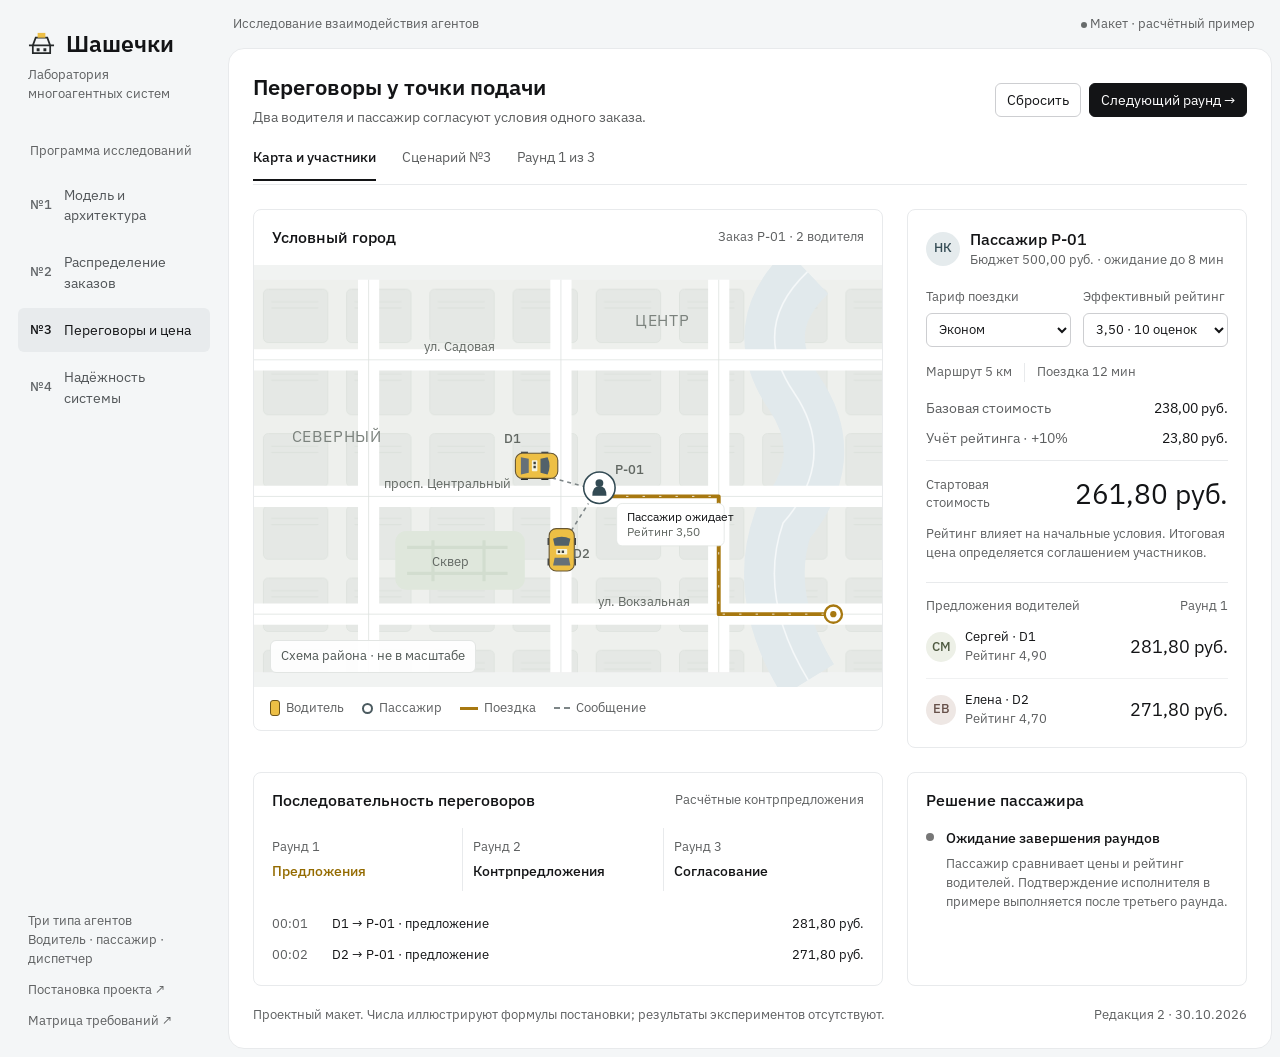
<file: design/interface.html>
<!doctype html>
<html lang="ru">
<head>
<meta charset="utf-8"><meta name="viewport" content="width=device-width,initial-scale=1">
<title>Шашечки — визуальная концепция</title>
<style>
@font-face{font-family:'IBM Plex Sans';src:url('fonts/ibm-plex-sans-regular.ttf') format('truetype');font-weight:400;font-display:swap}
@font-face{font-family:'IBM Plex Sans';src:url('fonts/ibm-plex-sans-medium.ttf') format('truetype');font-weight:500;font-display:swap}
@font-face{font-family:'IBM Plex Sans';src:url('fonts/ibm-plex-sans-semibold.ttf') format('truetype');font-weight:600;font-display:swap}
:root{--ground:#f4f6f7;--surface:#fff;--raised:#f4f6f8;--active:#e8ebed;--border:#e8eaec;--rule:#f0f1f2;--control:#cdced1;--text:#131416;--muted:#5d5f60;--accent:#946b00;--route:#a77810;--taxi:#edbf45;--positive:#1e704a;--gap:24px;--radius:8px;--font:'IBM Plex Sans',Arial,sans-serif}
*{box-sizing:border-box}body{margin:0;background:var(--ground);color:var(--text);font:14px/1.45 var(--font);font-variant-numeric:tabular-nums}button,select,input{font:inherit;color:inherit}button,select{min-height:34px;border:1px solid var(--control);background:var(--surface);border-radius:6px;padding:6px 11px}button{cursor:pointer}button:disabled{cursor:default;background:#f2f3f3;color:#5d5f60}button:hover:not(:disabled){border-color:#666}button:focus-visible,select:focus-visible,a:focus-visible{outline:2px solid var(--accent);outline-offset:3px}a{color:inherit}.layout{display:grid;grid-template-columns:228px minmax(0,1fr);min-height:100vh}aside{padding:27px 18px;display:flex;flex-direction:column;gap:32px}.brand{display:flex;align-items:center;gap:10px;font-size:23px;font-weight:600;padding:0 9px}.brand svg{width:29px;height:27px}.brand-sub{font-size:13px;color:var(--muted);padding:6px 10px}.nav-head{font-size:13px;color:var(--muted);margin:0 12px 12px}.nav-item{padding:12px;border-radius:6px;display:flex;gap:12px;align-items:center;margin:3px 0;color:#515558}.nav-item b{font-size:13px;font-weight:500;color:#626669}.nav-item.active{background:var(--active);color:var(--text)}.nav-item.active b{color:var(--text)}.side-note{margin-top:auto;padding:0 10px;color:var(--muted);font-size:13px}.side-note a{display:block;margin-top:12px;text-decoration:none}.workspace{min-width:0}.topbar{height:48px;display:flex;align-items:center;justify-content:space-between;padding:0 25px 0 5px;color:var(--muted);font-size:13px;gap:16px}.scope{display:flex;align-items:center;gap:8px}.status-dot{width:6px;height:6px;border-radius:50%;background:#676b6b;display:inline-block}.sheet{background:var(--surface);border:1px solid var(--border);border-radius:16px;margin:0 8px 8px 0;padding:24px;min-height:calc(100vh - 56px)}.title-row{display:flex;justify-content:space-between;gap:16px;align-items:center}h1{font-size:22px;line-height:1.25;font-weight:600;margin:0 0 6px}p{margin:0}.subtitle{color:var(--muted)}.controls{display:flex;gap:8px;flex-shrink:0}.primary{background:var(--text);color:white;border-color:var(--text)}.primary:hover:not(:disabled){background:#303336}.tabs{display:flex;gap:26px;border-bottom:1px solid var(--border);margin-top:20px;height:38px;align-items:flex-start;color:var(--muted)}.tab{padding:0 0 12px}.tab.active{border-bottom:2px solid var(--text);color:var(--text);font-weight:500}.scene-grid{display:grid;grid-template-columns:minmax(0,1fr) 340px;gap:var(--gap);margin-top:24px;align-items:start}.panel{border:1px solid var(--border);border-radius:var(--radius);overflow:hidden}.panel-head{display:flex;align-items:center;justify-content:space-between;gap:12px;padding:16px 18px}.panel-head h2{font-size:16px;margin:0;font-weight:500}.quiet{color:var(--muted);font-size:13px}.map-wrap{background:#f1f3f2;height:422px;position:relative;overflow:hidden}.city{width:100%;height:100%;display:block}.city text{font-family:var(--font);fill:#616762;font-size:16px}.city .district{font-size:21px;fill:#7b827d;font-weight:400;letter-spacing:1px}.city .agent-label{fill:var(--text);font-size:17px;font-weight:500}.map-caption{position:absolute;left:16px;bottom:14px;background:#ffffffed;border:1px solid #e2e5e3;border-radius:6px;padding:6px 10px;color:#4f5754;font-size:13px}.map-legend{display:flex;align-items:center;flex-wrap:wrap;gap:18px;padding:12px 16px;color:var(--muted);font-size:13px}.map-legend span{display:flex;gap:6px;align-items:center}.legend-route{display:inline-block;width:18px;height:3px;background:var(--route)}.legend-car{width:10px;height:16px;background:var(--taxi);border:1px solid #6d551c;border-radius:3px}.legend-passenger{width:11px;height:11px;border:2px solid #4b5b60;border-radius:50%}.legend-msg{width:16px;height:0;border-top:2px dashed #7d8587}.cost{padding:18px}.person{display:flex;align-items:center;gap:10px}.avatar{width:34px;height:34px;flex:0 0 34px;border-radius:50%;display:grid;place-items:center;background:#e5ebed;color:#364d56;font-size:13px;font-weight:500}.person h2{font-size:16px;font-weight:500;margin:0}.person p{font-size:13px;color:var(--muted)}.form-row{display:grid;grid-template-columns:1fr 1fr;gap:12px;margin-top:18px}label{display:block;font-size:13px;color:var(--muted);margin-bottom:6px}select{width:100%;font-size:13px;padding-left:8px}.journey{display:flex;gap:12px;margin:16px 0;font-size:13px;color:var(--muted)}.journey span+span{border-left:1px solid var(--border);padding-left:12px}.cost-line{display:flex;justify-content:space-between;gap:12px;margin:10px 0}.cost-line span{color:var(--muted)}.cost-line b{font-weight:400;text-align:right;white-space:nowrap}.cost-total{border-top:1px solid var(--border);padding-top:13px;margin-top:12px;display:flex;justify-content:space-between;gap:10px;align-items:center}.cost-total span{color:var(--muted);font-size:13px;max-width:95px}.cost-total strong{font-size:28px;font-weight:400;white-space:nowrap}.cost-explainer{font-size:13px;color:var(--muted);margin-top:10px}.driver-heading{margin-top:20px;padding-top:14px;border-top:1px solid var(--border);display:flex;justify-content:space-between;gap:12px;font-size:13px;color:var(--muted)}.driver{display:grid;grid-template-columns:30px minmax(0,1fr) auto;align-items:center;gap:9px;padding:12px 0;border-bottom:1px solid var(--rule)}.driver:last-child{border-bottom:0;padding-bottom:0}.driver .avatar{width:30px;height:30px;flex-basis:30px;background:#edf0e7;color:#4e5940}.driver:nth-of-type(2) .avatar{background:#eee7e4;color:#67514a}.driver .name{font-size:13px}.driver .meta{font-size:13px;color:var(--muted)}.offer{font-size:18px;text-align:right}.lower-grid{display:grid;grid-template-columns:minmax(0,1fr) 340px;gap:var(--gap);margin-top:24px}.rounds{display:flex;gap:0;margin:0 18px 18px}.round{flex:1;padding:10px;border-left:1px solid var(--border);color:var(--muted);font-size:13px}.round:first-child{border-left:0;padding-left:0}.round b{display:block;color:var(--text);font-size:14px;font-weight:500;margin-top:4px}.round.current b{color:var(--accent)}.trace{padding:0 18px 14px}.trace-row{display:grid;grid-template-columns:50px minmax(0,1fr) auto;gap:10px;padding:6px 0;font-size:13px}.trace-row time{color:var(--muted)}.trace-row output{text-align:right}.outcome{padding:0 18px 18px;display:flex;gap:12px;align-items:flex-start}.outcome-icon{margin-top:5px;width:8px;height:8px;border-radius:50%;background:#777;flex:0 0 8px}.outcome h3{font-size:14px;font-weight:500;margin:0 0 7px}.outcome p{font-size:13px;color:var(--muted)}footer{margin-top:20px;font-size:13px;color:var(--muted);display:flex;justify-content:space-between;gap:24px}.screen-reader{position:absolute;width:1px;height:1px;overflow:hidden;clip-path:inset(50%)}
/* Desktop grid: 1440 - 228 sidebar - 8 inset - 2 border - 48 padding = 1154; map 790 + 24 gap + 340 detail. */
@media(max-width:1100px){.layout{grid-template-columns:1fr}aside{display:none}.topbar{padding:0 20px}.sheet{margin:0 8px 8px;padding:20px}.scene-grid,.lower-grid{grid-template-columns:minmax(0,1fr) 310px;gap:20px}.map-wrap{height:430px}.title-row{align-items:flex-start}.controls{flex-direction:column}.subtitle{font-size:13px}footer{flex-direction:column;gap:5px}}
@media(max-width:1000px){.scene-grid,.lower-grid{grid-template-columns:1fr;gap:24px}.controls{flex-direction:row}.sheet{padding:18px;margin:0;border-radius:0;border-left:0;border-right:0}.title-row{display:block}.controls{margin-top:16px}.controls button,select{min-height:44px}.topbar{padding:0 18px}.scope{font-size:12px}.topbar .status-dot{display:none}.tabs{gap:18px;font-size:13px}.map-wrap{height:330px}.scene-grid{margin-top:20px}.cost .form-row{grid-template-columns:1fr 1fr}.lower-grid{margin-top:24px}.trace-row{grid-template-columns:44px minmax(0,1fr) auto;gap:6px}.panel-head{padding:14px 16px}.map-legend{gap:12px}.cost{padding:18px}h1{font-size:22px}.round{padding:8px}footer{line-height:1.5}.cost-total strong{font-size:28px}}
@media(prefers-reduced-motion:reduce){*{scroll-behavior:auto!important;animation:none!important;transition:none!important}}
</style>
</head>
<body>
<div class="layout">
<aside aria-label="Разделы проекта">
<div><div class="brand"><svg viewBox="0 0 30 28" aria-hidden="true"><path d="M2 16h26M6 16l3-8h12l3 8v8H6Z" fill="none" stroke="#25292a" stroke-width="1.8"/><path d="M11 3h8v5h-8Z" fill="#edbf45"/><path d="M10 19h3v3h-3Zm7 0h3v3h-3Z" fill="#25292a"/></svg>Шашечки</div><p class="brand-sub">Лаборатория многоагентных систем</p></div>
<div><p class="nav-head">Программа исследований</p><div class="nav-item"><b>№1</b>Модель и архитектура</div><div class="nav-item"><b>№2</b>Распределение заказов</div><div class="nav-item active"><b>№3</b>Переговоры и цена</div><div class="nav-item"><b>№4</b>Надёжность системы</div></div>
<div class="side-note">Три типа агентов<br>Водитель · пассажир · диспетчер<a href="../docs/postanovka.md">Постановка проекта ↗</a><a href="../docs/coverage.md">Матрица требований ↗</a></div>
</aside>
<div class="workspace">
<header class="topbar"><span class="scope">Исследование взаимодействия агентов</span><span><i class="status-dot"></i> Макет · расчётный пример</span></header>
<main class="sheet">
<div class="title-row"><div><h1>Переговоры у точки подачи</h1><p class="subtitle">Два водителя и пассажир согласуют условия одного заказа.</p></div><div class="controls"><button id="reset" type="button">Сбросить</button><button id="next" class="primary" type="button">Следующий раунд →</button></div></div>
<div class="tabs"><span class="tab active">Карта и участники</span><span class="tab">Сценарий №3</span><span class="tab" id="round-badge">Раунд 1 из 3</span></div>
<div class="scene-grid">
<section class="panel" aria-labelledby="map-heading"><div class="panel-head"><h2 id="map-heading">Условный город</h2><span class="quiet">Заказ P-01 · 2 водителя</span></div>
<div class="map-wrap"><svg class="city" id="city" viewBox="0 0 800 500" role="img" aria-label="Условная карта: водители D1 и D2 прибыли к пассажиру P-01; показаны предложения и маршрут поездки">
<defs><pattern id="blocks" width="106" height="92" patternUnits="userSpaceOnUse"><rect x="12" y="12" width="82" height="68" rx="6" fill="#e5e8e5" stroke="#dce0dc"/><path d="M22 28h60M22 36h60" stroke="#d9ded9"/></pattern><symbol id="taxi" viewBox="-18 -30 36 60"><rect x="-16" y="-27" width="32" height="54" rx="9" fill="#edbf45" stroke="#665633" stroke-width="1.4"/><path d="M-11-14Q0-19 11-14L9-5H-9Z" fill="#52616a"/><path d="M-9 10h18l2 10h-22Z" fill="#657078"/><rect x="-7" y="-1" width="14" height="7" rx="1" fill="#f6f4df"/><path d="M-5 1h3v3h-3Zm5 0h3v3H0Z" fill="#3e403c"/><path d="M-18-15v9M18-15v9M-18 11v9M18 11v9" stroke="#25292a" stroke-width="3"/></symbol></defs>
<rect width="800" height="500" fill="#eef0ed"/><rect width="800" height="500" fill="url(#blocks)"/>
<path d="M705-10Q631 60 688 144T674 310Q641 404 706 510" fill="none" stroke="#e1e9ec" stroke-width="77"/><path d="M705-10Q631 60 688 144T674 310Q641 404 706 510" fill="none" stroke="#f5f8f9" stroke-width="2"/>
<path d="M0 102H800M0 276H800M0 426H800M146 0V500M391 0V500M592 0V500" fill="none" stroke="#fff" stroke-width="27"/><path d="M0 102H800M0 276H800M0 426H800M146 0V500M391 0V500M592 0V500" fill="none" stroke="#dde2df" stroke-width="1"/>
<rect x="180" y="320" width="165" height="75" rx="14" fill="#dfe7dc"/><path d="M195 341h128M195 374h128M228 332v52M293 332v52" stroke="#d2ddcf" stroke-width="4"/><text x="227" y="365">Сквер</text>
<text x="216" y="91">ул. Садовая</text><text x="165" y="265">просп. Центральный</text><text x="438" y="416">ул. Вокзальная</text><text x="485" y="59" class="district">ЦЕНТР</text><text x="48" y="207" class="district">СЕВЕРНЫЙ</text>
<path d="M432 276H592V426H738" fill="none" stroke="#a77810" stroke-width="5" stroke-linejoin="round"/><path d="M432 276H592V426H738" fill="none" stroke="#fff" stroke-width="1" stroke-dasharray="3 18"/>
<circle cx="738" cy="426" r="11" fill="#fff" stroke="#a77810" stroke-width="3"/><circle cx="738" cy="426" r="4" fill="#a77810"/>
<path d="M370 250 423 264M404 320 426 285" stroke="#7d8587" stroke-width="2" stroke-dasharray="5 5"/>
<use href="#taxi" x="342" y="207" width="36" height="60" transform="rotate(90 360 237)"/><use href="#taxi" x="374" y="314" width="36" height="60"/>
<g transform="translate(440 265)"><circle r="20" fill="#fff" stroke="#334b54" stroke-width="2"/><circle cy="-6" r="5" fill="#334b54"/><path d="M-9 10q0-12 9-12t9 12" fill="#334b54"/></g>
<g class="agent-label"><text x="319" y="208">D1</text><text x="407" y="354">D2</text><text x="460" y="247">P-01</text></g>
<rect x="462" y="285" width="137" height="54" rx="7" fill="white" stroke="#e0e4e2"/><text x="475" y="307" id="map-state" style="font-size:15px;fill:#131416">Пассажир ожидает</text><text x="475" y="327" id="map-rating" style="font-size:15px">Рейтинг 3,50</text>
</svg><div class="map-caption">Схема района · не в масштабе</div></div>
<div class="map-legend"><span><i class="legend-car"></i>Водитель</span><span><i class="legend-passenger"></i>Пассажир</span><span><i class="legend-route"></i>Поездка</span><span><i class="legend-msg"></i>Сообщение</span></div></section>
<section class="panel cost" aria-label="Расчёт цены и предложения">
<div class="person"><div class="avatar" aria-hidden="true">НК</div><div><h2>Пассажир P-01</h2><p>Бюджет 500,00 руб. · ожидание до 8 мин</p></div></div>
<div class="form-row"><div><label for="tariff">Тариф поездки</label><select id="tariff"><option value="economy">Эконом</option><option value="comfort">Комфорт</option></select></div><div><label for="rating">Эффективный рейтинг</label><select id="rating"><option value="low">3,50 · 10 оценок</option><option value="high">4,83 · 10 оценок</option></select></div></div>
<div class="journey"><span>Маршрут 5 км</span><span>Поездка 12 мин</span></div>
<div class="cost-line"><span>Базовая стоимость</span><b id="base-price"></b></div><div class="cost-line"><span id="surcharge-label">Учёт рейтинга · +10%</span><b id="surcharge"></b></div>
<div class="cost-total"><span>Стартовая стоимость</span><strong id="start-price"></strong></div><p class="cost-explainer">Рейтинг влияет на начальные условия. Итоговая цена определяется соглашением участников.</p>
<div class="driver-heading"><span>Предложения водителей</span><span id="driver-round">Раунд 1</span></div>
<div id="drivers"></div>
</section></div>
<div class="lower-grid">
<section class="panel" aria-labelledby="neg-heading"><div class="panel-head"><h2 id="neg-heading">Последовательность переговоров</h2><span class="quiet">Расчётные контрпредложения</span></div><div class="rounds" id="rounds"></div><div class="trace" id="trace"></div></section>
<section class="panel" aria-labelledby="outcome-heading"><div class="panel-head"><h2 id="outcome-heading">Решение пассажира</h2></div><div class="outcome" aria-live="polite"><span class="outcome-icon" id="outcome-dot"></span><div><h3 id="outcome-title"></h3><p id="outcome-text"></p></div></div></section>
</div>
<footer><span>Проектный макет. Числа иллюстрируют формулы постановки; результаты экспериментов отсутствуют.</span><span>Редакция 2 · 30.10.2026</span></footer>
</main></div></div>
<script>
'use strict';
const data={distance:5,minutes:12,budget:500,minDriverRating:4.6,ratingWeight:5,rounds:3,step:10,tariffs:{economy:{base:100,km:18,min:4,floor:200},comfort:{base:160,km:25,min:6,floor:300}},histories:{low:{sum:30,n:10},high:{sum:50,n:10}},drivers:[{id:'D1',name:'Сергей',initials:'СМ',rating:4.9,markup:20,floor:210,idle:90},{id:'D2',name:'Елена',initials:'ЕВ',rating:4.7,markup:10,floor:220,idle:160}]};
let round=1;
const money=n=>n.toLocaleString('ru-RU',{minimumFractionDigits:2,maximumFractionDigits:2})+' руб.';
function pricing(tariff,history){const t=data.tariffs[tariff],h=data.histories[history];const effective=(22.5+h.sum)/(5+h.n);const rate=Math.min(.15,.1*Math.max(0,4.5-effective));const base=Math.max(t.floor,t.base+t.km*data.distance+t.min*data.minutes);return{base,effective,rate,surcharge:Math.round(base*rate*100)/100,start:Math.round(base*(1+rate)*100)/100,floor:t.floor};}
function offers(p,r){return data.drivers.map(d=>({...d,price:Math.round(Math.max(p.floor,d.floor,p.start+d.markup-data.step*(r-1))*100)/100}));}
console.assert(pricing('economy','low').base===238,'Базовый тариф');console.assert(pricing('economy','low').start===261.8,'Рейтинг 3,50');console.assert(pricing('economy','high').start===238,'Рейтинг 4,83');console.assert(pricing('comfort','low').base===357,'Тариф Комфорт');console.assert(offers(pricing('economy','low'),3)[1].price===251.8,'Цена D2 в третьем раунде');
function render(){const p=pricing(document.querySelector('#tariff').value,document.querySelector('#rating').value),current=offers(p,round);document.querySelector('#base-price').textContent=money(p.base);document.querySelector('#surcharge').textContent=money(p.surcharge);document.querySelector('#surcharge-label').textContent='Учёт рейтинга · +'+Math.round(p.rate*100)+'%';document.querySelector('#start-price').textContent=money(p.start);document.querySelector('#map-rating').textContent='Рейтинг '+p.effective.toFixed(2).replace('.',',');document.querySelector('#round-badge').textContent='Раунд '+round+' из '+data.rounds;document.querySelector('#driver-round').textContent='Раунд '+round;document.querySelector('#drivers').innerHTML=current.map(d=>'<div class="driver"><div class="avatar" aria-hidden="true">'+d.initials+'</div><div><div class="name">'+d.name+' · '+d.id+'</div><div class="meta">Рейтинг '+d.rating.toFixed(2).replace('.',',')+'</div></div><div class="offer">'+money(d.price)+'</div></div>').join('');document.querySelector('#rounds').innerHTML=Array.from({length:data.rounds},(_,i)=>'<div class="round '+(round===i+1?'current':'')+'">Раунд '+(i+1)+'<b>'+['Предложения','Контрпредложения','Согласование'][i]+'</b></div>').join('');document.querySelector('#trace').innerHTML=current.map((d,i)=>'<div class="trace-row"><time>00:'+String((round-1)*10+i+1).padStart(2,'0')+'</time><span>'+d.id+' → P-01 · '+(round===1?'предложение':'новая цена')+'</span><output>'+money(d.price)+'</output></div>').join('');const finished=round===data.rounds;const eligible=current.filter(d=>d.price<=data.budget&&d.rating>=data.minDriverRating).sort((a,b)=>(a.price+(5-a.rating)*data.ratingWeight)-(b.price+(5-b.rating)*data.ratingWeight)||b.idle-a.idle||a.id.localeCompare(b.id));document.querySelector('#outcome-title').textContent=finished?(eligible.length?'Выбран водитель '+eligible[0].id:'Приемлемых предложений нет'):'Ожидание завершения раундов';document.querySelector('#outcome-text').textContent=finished?(eligible.length?'Расчётная согласованная цена — '+money(eligible[0].price)+'. Оба водителя соответствуют ограничению по рейтингу; выбрано лучшее допустимое предложение по цене и рейтингу.':'Стоимость превышает бюджет пассажира. Заказ не подтверждается.'):'Пассажир сравнивает цены и рейтинг водителей. Подтверждение исполнителя в примере выполняется после третьего раунда.';document.querySelector('#map-state').textContent=finished?(eligible.length?'Исполнитель '+eligible[0].id:'Заказ не подтверждён'):'Пассажир ожидает';document.querySelector('#outcome-dot').style.background=finished&&eligible.length?'var(--positive)':'#777';document.querySelector('#next').disabled=finished;document.querySelector('#next').textContent=finished?'Раунды завершены':'Следующий раунд →';}
document.querySelector('#next').addEventListener('click',()=>{round=Math.min(data.rounds,round+1);render();});document.querySelector('#reset').addEventListener('click',()=>{round=1;render();});for(const id of ['tariff','rating'])document.querySelector('#'+id).addEventListener('change',()=>{round=1;render();});function sizeMap(){document.querySelector('#city').setAttribute('viewBox',innerWidth<600?'230 140 430 330':'0 0 800 500');}addEventListener('resize',sizeMap);render();sizeMap();globalThis.taxiConcept={data,pricing,offers,getRound:()=>round};
</script>
</body></html>
</file>
